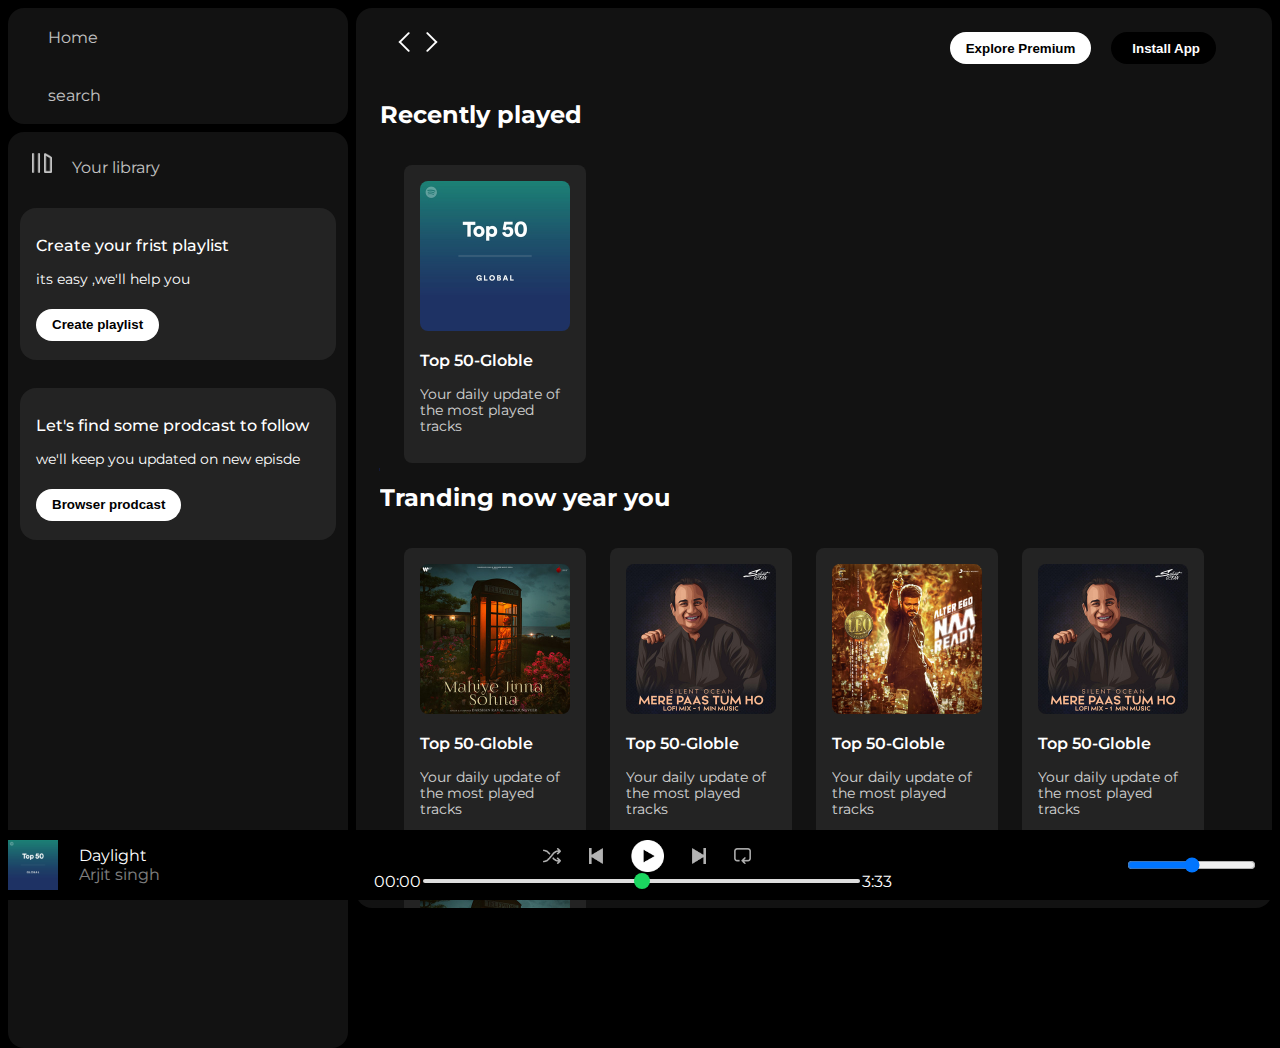
<file: index.html>
<!DOCTYPE html>
<html lang="en">
<head>
    <meta charset="UTF-8">
    <meta name="viewport" content="width=device-width, initial-scale=1.0">
   
    <link rel="stylesheet" href="https://cdnjs.cloudflare.com/ajax/libs/font-awesome/6.6.0/css/all.min.css" integrity="sha512-Kc323vGBEqzTmouAECnVceyQqyqdsSiqLQISBL29aUW4U/M7pSPA/gEUZQqv1cwx4OnYxTxve5UMg5GT6L4JJg==" crossorigin="anonymous" referrerpolicy="no-referrer" />
     <link rel="icon" href="./assets/logo.png">
     <link rel="stylesheet" href="spotify.css">
     <link rel="preconnect" href="https://fonts.googleapis.com">
     <link rel="preconnect" href="https://fonts.gstatic.com" crossorigin>
     <link href="https://fonts.googleapis.com/css2?family=Montserrat:ital,wght@0,100..900;1,100..900&display=swap" rel="stylesheet">
     <title>Spotify- Web player:Music</title>
</head>
<body>
    <div class="main">

    <div class="sidebar">
        <div class="nav">
            <div class="nav-option">
                <i class="fa-solid fa-house"></i>
                <a href="#">Home</a>
            </div>
            <div class="nav-option">
                <i class="fa-solid fa-magnifying-glass"></i>
                <a href="#">search</a>
            </div>
        </div>
        <div class="library">
            <div class="option">
                <div class="lib-option nav-option ">
                    <img src="./assets/library_icon.png">
                    <a href="#">Your library</a>
                 </div>
                 <div class="icons">
                    <i class="fa-solid fa-plus"></i>
                    <i class="fa-solid fa-arrow-right"></i>
                  </div>
            </div>
            <div class="lib-box">
                <div class="box">
                    <p class="box-p1"> Create your frist playlist</p>
                    <p class="box-p2">its easy ,we'll help you</p>
                    <button class="badge">Create playlist</button>
                </div>
                <div class="box">
                    <p class="box-p1">Let's find some prodcast to follow</p>
                    <p class="box-p2">we'll keep you updated on new episde </p>
                    <button class="badge">Browser prodcast </button>
                </div>
            </div>
        </div>  
     </div>
     <div class="main-content"> 
          <div class="sticky-nav">
            <div class="sticky-nav-icons">
                <img src="./assets/backward_icon.png">
            <img src="./assets/forward_icon.png " class="hide">
            </div>
            <div class="sticky-nav-option">
                <button class="badge nav-item hide">Explore Premium </button>
                <button class="badge nav-item dark-badge"><i class="fa-regular fa-circle-down" style="margin-right: 5px;"></i>Install App</button>
                <i class="fa-regular fa-user nav-item"></i>
            </div>     
           </div>


          <h2>Recently played</h2>
         <div class="cards-container">
             <div class="card">
                   <img src="assets/card1img.jpeg" class="card-image">
                    <p class="card-title">Top 50-Globle</p>
                    <p class="card-info">Your daily update of the most played tracks</p>
                </div>
            </div>


           <h2>Tranding now year you</h2>
          <div class="cards-container">
              <div class="card">
                   <img src="assets/card2img.jpeg" class="card-image">
                    <p class="card-title">Top 50-Globle</p>
                    <p class="card-info">Your daily update of the most played tracks</p>
                </div>
                <div class="card">
                    <img src="assets/card3img.jpeg" class="card-image">
                     <p class="card-title">Top 50-Globle</p>
                     <p class="card-info">Your daily update of the most played tracks</p>
                 </div>
                 <div class="card">
                    <img src="assets/card4img.jpeg" class="card-image">
                     <p class="card-title">Top 50-Globle</p>
                     <p class="card-info">Your daily update of the most played tracks</p>
                 </div>
                 <div class="card">
                    <img src="assets/card3img.jpeg" class="card-image">
                     <p class="card-title">Top 50-Globle</p>
                     <p class="card-info">Your daily update of the most played tracks</p>
                 </div>
                 <div class="card">
                    <img src="assets/card2img.jpeg" class="card-image">
                     <p class="card-title">Top 50-Globle</p>
                     <p class="card-info">Your daily update of the most played tracks</p>
                 </div>
            </div>

            <h2>Featured chards</h2>
            <div class="cards-container">
                <div class="card">
                      <img src="assets/card5img.jpeg" class="card-image">
                       <p class="card-title">Top 50-Globle</p>
                       <p class="card-info">Your daily update of the most played tracks</p>
                   </div>
                   <div class="card">
                    <img src="assets/card6img.jpeg" class="card-image">
                     <p class="card-title">Top 50-Globle</p>
                     <p class="card-info">Your daily update of the most played tracks</p>
                 </div>
                 
                 <div class="card">
                    <img src="assets/card1img.jpeg" class="card-image">
                     <p class="card-title">Top 50-Globle</p>
                     <p class="card-info">Your daily update of the most played tracks</p>
                 </div>
               </div>
           <div class="footer">
            <div class="line"></div>
           </div>

        </div> 
        
       <div class="music-player"> 
        <div class="album">
            <img src="assets/card1img.jpeg" class="album-img">

            <div class="album-paira">
                <p class="album-paira1">Daylight</p>
                <p class="album-paira2">Arjit singh</p>
            
            </div>
            <div class="album-icon">
                 <i class="fa-regular fa-heart" ></i>
                 <i class="fa-regular fa-file" style="margin-left:20px ;"></i>
            </div>
           
            
        </div>
        <div class="player">
            <div class="player-control">
                <img src="assets/player_icon1.png" class="player-control-icon">
                <img src="assets/player_icon2.png" class="player-control-icon">
                <img src="assets/player_icon3.png" class="player-control-icon" style="opacity: 1; height: 2rem;" >
                <img src="assets/player_icon4.png" class="player-control-icon">
                <img src="assets/player_icon5.png" class="player-control-icon">

            </div>
            <div class="playback-bar">
                <span class="curr-time">00:00</span>
                <input type="range" min="0" max="100" class="progress-bar">
                <span class="curr-time">3:33</span>
                
            </div>
        </div>
        <div class="control">
            <i class="fa-regular fa-file-video"></i>
            <i class="fa-solid fa-bars"></i>
            <i class="fa-solid fa-images"></i>
            <i class="fa-solid fa-volume-low"></i>
            <input type="range" class="control-range">

        </div>
       </div>

    </div>
</body>
</html>
</file>
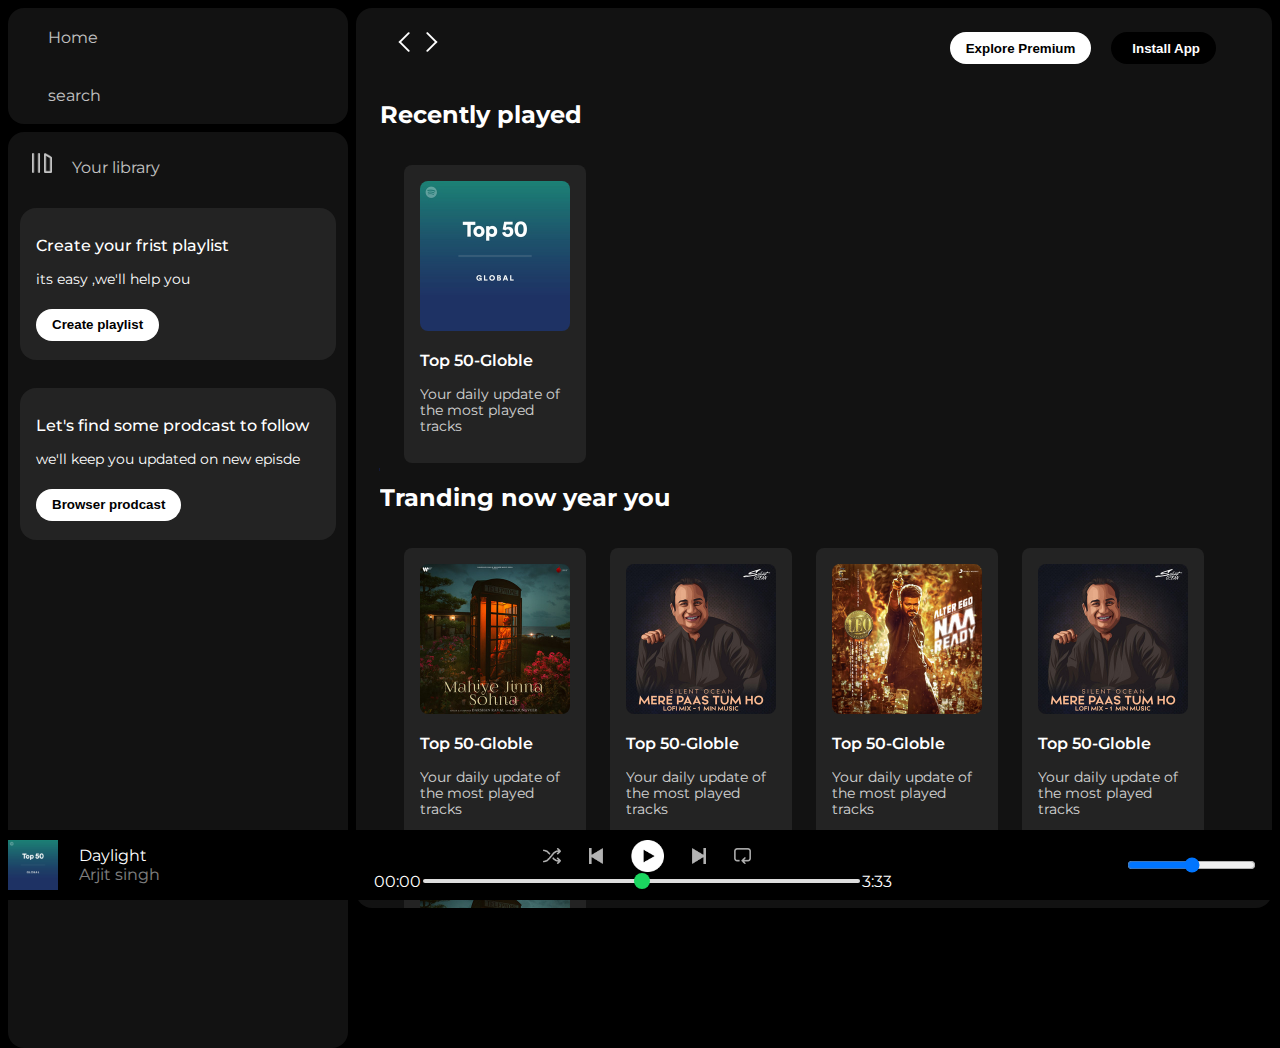
<file: spotify.html>
<!DOCTYPE html>
<html lang="en">
<head>
    <meta charset="UTF-8">
    <meta name="viewport" content="width=device-width, initial-scale=1.0">
   
    <link rel="stylesheet" href="https://cdnjs.cloudflare.com/ajax/libs/font-awesome/6.6.0/css/all.min.css" integrity="sha512-Kc323vGBEqzTmouAECnVceyQqyqdsSiqLQISBL29aUW4U/M7pSPA/gEUZQqv1cwx4OnYxTxve5UMg5GT6L4JJg==" crossorigin="anonymous" referrerpolicy="no-referrer" />
     <link rel="icon" href="./assets/logo.png">
     <link rel="stylesheet" href="spotify.css">
     <link rel="preconnect" href="https://fonts.googleapis.com">
     <link rel="preconnect" href="https://fonts.gstatic.com" crossorigin>
     <link href="https://fonts.googleapis.com/css2?family=Montserrat:ital,wght@0,100..900;1,100..900&display=swap" rel="stylesheet">
     <title>Spotify- Web player:Music</title>
</head>
<body>
    <div class="main">

    <div class="sidebar">
        <div class="nav">
            <div class="nav-option">
                <i class="fa-solid fa-house"></i>
                <a href="#">Home</a>
            </div>
            <div class="nav-option">
                <i class="fa-solid fa-magnifying-glass"></i>
                <a href="#">search</a>
            </div>
        </div>
        <div class="library">
            <div class="option">
                <div class="lib-option nav-option ">
                    <img src="./assets/library_icon.png">
                    <a href="#">Your library</a>
                 </div>
                 <div class="icons">
                    <i class="fa-solid fa-plus"></i>
                    <i class="fa-solid fa-arrow-right"></i>
                  </div>
            </div>
            <div class="lib-box">
                <div class="box">
                    <p class="box-p1"> Create your frist playlist</p>
                    <p class="box-p2">its easy ,we'll help you</p>
                    <button class="badge">Create playlist</button>
                </div>
                <div class="box">
                    <p class="box-p1">Let's find some prodcast to follow</p>
                    <p class="box-p2">we'll keep you updated on new episde </p>
                    <button class="badge">Browser prodcast </button>
                </div>
            </div>
        </div>  
     </div>
     <div class="main-content"> 
          <div class="sticky-nav">
            <div class="sticky-nav-icons">
                <img src="./assets/backward_icon.png">
            <img src="./assets/forward_icon.png " class="hide">
            </div>
            <div class="sticky-nav-option">
                <button class="badge nav-item hide">Explore Premium </button>
                <button class="badge nav-item dark-badge"><i class="fa-regular fa-circle-down" style="margin-right: 5px;"></i>Install App</button>
                <i class="fa-regular fa-user nav-item"></i>
            </div>     
           </div>


          <h2>Recently played</h2>
         <div class="cards-container">
             <div class="card">
                   <img src="assets/card1img.jpeg" class="card-image">
                    <p class="card-title">Top 50-Globle</p>
                    <p class="card-info">Your daily update of the most played tracks</p>
                </div>
            </div>


           <h2>Tranding now year you</h2>
          <div class="cards-container">
              <div class="card">
                   <img src="assets/card2img.jpeg" class="card-image">
                    <p class="card-title">Top 50-Globle</p>
                    <p class="card-info">Your daily update of the most played tracks</p>
                </div>
                <div class="card">
                    <img src="assets/card3img.jpeg" class="card-image">
                     <p class="card-title">Top 50-Globle</p>
                     <p class="card-info">Your daily update of the most played tracks</p>
                 </div>
                 <div class="card">
                    <img src="assets/card4img.jpeg" class="card-image">
                     <p class="card-title">Top 50-Globle</p>
                     <p class="card-info">Your daily update of the most played tracks</p>
                 </div>
                 <div class="card">
                    <img src="assets/card3img.jpeg" class="card-image">
                     <p class="card-title">Top 50-Globle</p>
                     <p class="card-info">Your daily update of the most played tracks</p>
                 </div>
                 <div class="card">
                    <img src="assets/card2img.jpeg" class="card-image">
                     <p class="card-title">Top 50-Globle</p>
                     <p class="card-info">Your daily update of the most played tracks</p>
                 </div>
            </div>

            <h2>Featured chards</h2>
            <div class="cards-container">
                <div class="card">
                      <img src="assets/card5img.jpeg" class="card-image">
                       <p class="card-title">Top 50-Globle</p>
                       <p class="card-info">Your daily update of the most played tracks</p>
                   </div>
                   <div class="card">
                    <img src="assets/card6img.jpeg" class="card-image">
                     <p class="card-title">Top 50-Globle</p>
                     <p class="card-info">Your daily update of the most played tracks</p>
                 </div>
                 
                 <div class="card">
                    <img src="assets/card1img.jpeg" class="card-image">
                     <p class="card-title">Top 50-Globle</p>
                     <p class="card-info">Your daily update of the most played tracks</p>
                 </div>
               </div>
           <div class="footer">
            <div class="line"></div>
           </div>

        </div> 
        
       <div class="music-player"> 
        <div class="album">
            <img src="assets/card1img.jpeg" class="album-img">

            <div class="album-paira">
                <p class="album-paira1">Daylight</p>
                <p class="album-paira2">Arjit singh</p>
            
            </div>
            <div class="album-icon">
                 <i class="fa-regular fa-heart" ></i>
                 <i class="fa-regular fa-file" style="margin-left:20px ;"></i>
            </div>
           
            
        </div>
        <div class="player">
            <div class="player-control">
                <img src="assets/player_icon1.png" class="player-control-icon">
                <img src="assets/player_icon2.png" class="player-control-icon">
                <img src="assets/player_icon3.png" class="player-control-icon" style="opacity: 1; height: 2rem;" >
                <img src="assets/player_icon4.png" class="player-control-icon">
                <img src="assets/player_icon5.png" class="player-control-icon">

            </div>
            <div class="playback-bar">
                <span class="curr-time">00:00</span>
                <input type="range" min="0" max="100" class="progress-bar">
                <span class="curr-time">3:33</span>
                
            </div>
        </div>
        <div class="control">
            <i class="fa-regular fa-file-video"></i>
            <i class="fa-solid fa-bars"></i>
            <i class="fa-solid fa-images"></i>
            <i class="fa-solid fa-volume-low"></i>
            <input type="range" class="control-range">

        </div>
       </div>

    </div>
</body>
</html>
</file>
<file: spotify.css>
body{
    font-family: "Montserrat", sans-serif;
    margin: 0;
    background-color: #000;
    color: #fff;
    overflow: hidden;
}
.main{
    display: flex;
    height: 100vh;
    padding: 0.5rem;
}
 
.sidebar{
    background-color:black;
    width: 340px;
    border-radius: 1rem; /*16px*/
    margin-right: 0.5rem;
    
}
.main-content{
    background-color: #121212;
    flex: 1;
    border-radius: 1rem;
    overflow: auto;
    padding: 0 1.5rem 0 1.5rem;
}
.music-player{
    background-color: black;
    position: fixed;
    bottom: 0;
    width: 100%;
    height: 70px;
}
a{
    text-decoration: none;
    color: #fff;
}
.nav{
    background-color: #121212;
    border-radius: 1rem ;
    display: flex;
    flex-direction: column;
    height: 100px;
    justify-content: center;
    padding: 0.5rem 0.75rem;

}
.nav-option{
    line-height: 2.5rem;
    opacity: 0.75;
    padding: 0.5rem 0.75rem;
}
.nav-option:hover{
    
    opacity:1;
}
.nav-option i{
    font-size: 1.25rem;
   
}
.nav-option a{
   font-size : 1rem;
   margin-left: 1rem;
}
.library{
    background-color: #121212;
    border-radius: 1rem ;
    height: 100vh;
    margin-top: 0.5rem;
    padding: 0.5rem 0.75rem;
     
}

.option{
    display: flex;
    justify-content:space-between ;
    justify-items: center;
}
.lib-option img{
    height: 1.25rem;
    width: 1.25rem;
    
}
.icons{
    font-size: 1.25rem;
    display: flex;
}
 .icons i{
    opacity: 0.7;
    margin-right: 1rem;
    margin-top: 1    rem;
 }
 .icons i:hover{
    opacity: 1;
 }
 .box{
    background-color: #232323;
    height: 8rem;
    border-radius: 1rem;
    margin: 0.75rem 0 1.75rem 0;
    padding: 0.75rem 1rem;
 }
 .box-p1{
    font-size: 1rem;
    font-weight: 500;
 }
 .box-p2{
    font-size: 0.85rem;
    opacity: 0.9rem;
 }
 .badge{
    background-color: #fff;
    border-radius: 100px;
    border: none;
    padding: 0.25rem 1rem;
    font-weight: 700;
    margin-top: 0.5rem;
    height: 2rem;
    width: fit-content;
 }

 .dark-badge{
    background-color: #000;
    color: #fff;
 }
 .sticky-nav{
    position: sticky;
    top:0;
    background-color: #121212;
    display: flex;
    justify-content: space-between;
    align-items: center;
    padding: 1rem 0 1rem 0 ;
    z-index: 10 ;

 }
 .sticky-nav-icons {
    margin-left: 0.75rem;
 }
 .sticky-nav-options{
    display: flex;
    justify-content: center;
    align-items: center;

 }
 .nav-item{
    margin-right: 1rem;
 }
 @media(max-width:1000px){
    .hide{
        display: none;
    }
 }
 .card{
    background-color: #232323;
    width: 150px;
    border-radius: 0.5rem;
    padding: 1rem ;
    margin-left: 1.5rem ;

   margin-top: 1rem; 
 }
 .cards-container{
    display: flex;
    flex-wrap: wrap;
    
    
 }
 .card-image{
    width: 100%;
    border-radius: 0.5rem;
   
 }
 .card-title{
    font-weight: 600;
 }
 .card-info{
    font-size:0.85rem ;
    opacity: 0.8;
 }
 .footer{
    height: 300px;
    display: flex;
    align-items: center;
    justify-content: center;
 }
 .line{
    height: 30%;
    width: 90%;
    border-top: 1px solid white;
    opacity: 0.4;
 }
 .music-player{
    display: flex;
    justify-content: space-between;
    align-items: center;
 }
 .album{
    width: 25%;
 }
 .player{
    width: 50%;
 }
 .control{
    width: 25%;
 }
 .player-control{
    display: flex;
    justify-content: center;
    align-items: center;
 }
 .player-control-icon{
    height: 1rem;
    margin-left: 1.75rem;
    opacity: 0.7;
 }
 .player-control-icon:hover{
    opacity: 1;
 }
 .playback-bar{
    display: flex;
    justify-content: center;
    align-items: center;
 }
 .progress-bar{
    width: 70%;
    appearance: none;
    background-color: transparent;
    cursor: pointer;
 }
 .progress-bar::-webkit-slider-runnable-track{
    background-color: #ddd;
    border-radius: 100px;
    height: 0.2rem;
 }
 .progress-bar::-webkit-slider-thumb{
    appearance: none;
    height: 1rem;
    width: 1rem;
    background-color: #1bd760;
    border-radius: 50%;
    margin-top: -6px;
 }
 .album{
    display: flex;
    height: 50px;
    justify-content:start;
    
    
 }
 .album-img{
    display: flex;
    justify-content:start;
    margin-right: 16px;
 }
 .album-paira p{
    justify-content: center;
    height: 3px;
    margin-top: 0.4rem;
    margin-left: 5px;
 }
 .album-paira2{
    opacity: 0.5;
    /* height: 1px; */
 }
 .album-icon{

    margin-top: 8px;
    margin-left: 30px;
    
 }
 .control{
    display: flex;
    justify-content: end;
    margin-right: 30px;
 }
 .control i{
    margin-left: 10px;
 }
</file>
